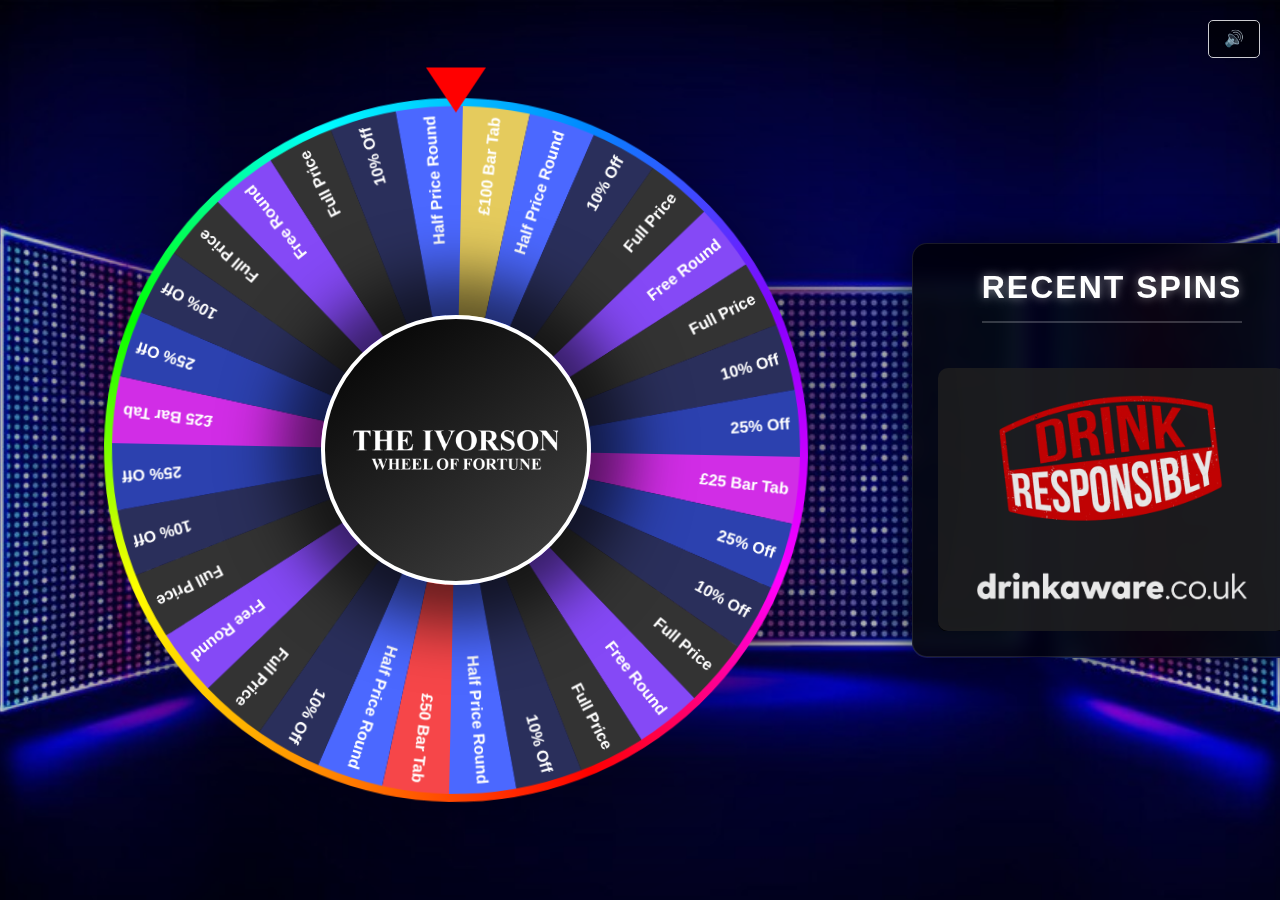
<file: index.html>
<!DOCTYPE html>
<html lang="en">
<head>
  <meta charset="UTF-8" />
  <meta name="viewport" content="width=device-width, initial-scale=1.0" />
  <title>The Ivorson Wheel Of Fortune</title>
  <link rel="stylesheet" href="style.css" />
</head>
<body>
  <!-- Mute Button with Icons -->
  <button id="muteButton" class="mute-button">
      <span class="icon-unmuted">🔊</span>
      <span class="icon-muted">🔇</span>
  </button>
  <div class="container">
    <div class="spacer"></div>
    <div class="wheel-container">
      <canvas id="wheelCanvas"></canvas>
      <div class="pointer"></div>
      <div id="spinButton" class="centerButton">
        <img src="logo.png" alt="Logo" class="centerLogo" />
      </div>
    </div>
    <div class="right-section">
      <div class="recent-wins">
        <h2>Recent Spins</h2>
        <div id="winsList"></div>
        <div class="responsibility-logos">
          <img src="drink-responsibly.png" alt="Drink Responsibly" class="responsibility-logo">
          <img src="Drinkaware_logo_URL_RGB.webp" alt="Drinkaware" class="responsibility-logo">
        </div>
      </div>
    </div>
    <div id="prizeModal" class="modal">
      <div class="modal-content">
        <div class="prize-celebration"></div>
        <div class="prize-header">Congratulations!</div>
        <div id="prizeText"></div>
        <div class="prize-particles"></div>
      </div>
    </div>
  </div>

  <!-- Audio elements for sound effects -->
  <audio id="spinSound" preload="auto">
    <source src="https://assets.mixkit.co/active_storage/sfx/212/212-preview.mp3" type="audio/mpeg">
  </audio>
  <!-- Create a pool of tick sounds -->
  <audio id="tickSound1" class="tickSound" preload="auto">
    <source src="https://assets.mixkit.co/active_storage/sfx/270/270-preview.mp3" type="audio/mpeg">
  </audio>
  <audio id="tickSound2" class="tickSound" preload="auto">
    <source src="https://assets.mixkit.co/active_storage/sfx/270/270-preview.mp3" type="audio/mpeg">
  </audio>
  <audio id="tickSound3" class="tickSound" preload="auto">
    <source src="https://assets.mixkit.co/active_storage/sfx/270/270-preview.mp3" type="audio/mpeg">
  </audio>
   <audio id="tickSound4" class="tickSound" preload="auto">
    <source src="https://assets.mixkit.co/active_storage/sfx/270/270-preview.mp3" type="audio/mpeg">
  </audio>
  <audio id="winSound" preload="auto">
    <source src="https://assets.mixkit.co/active_storage/sfx/221/221-preview.mp3" type="audio/mpeg">
  </audio>

  <script src="script.js"></script>
</body>
</html>
</file>
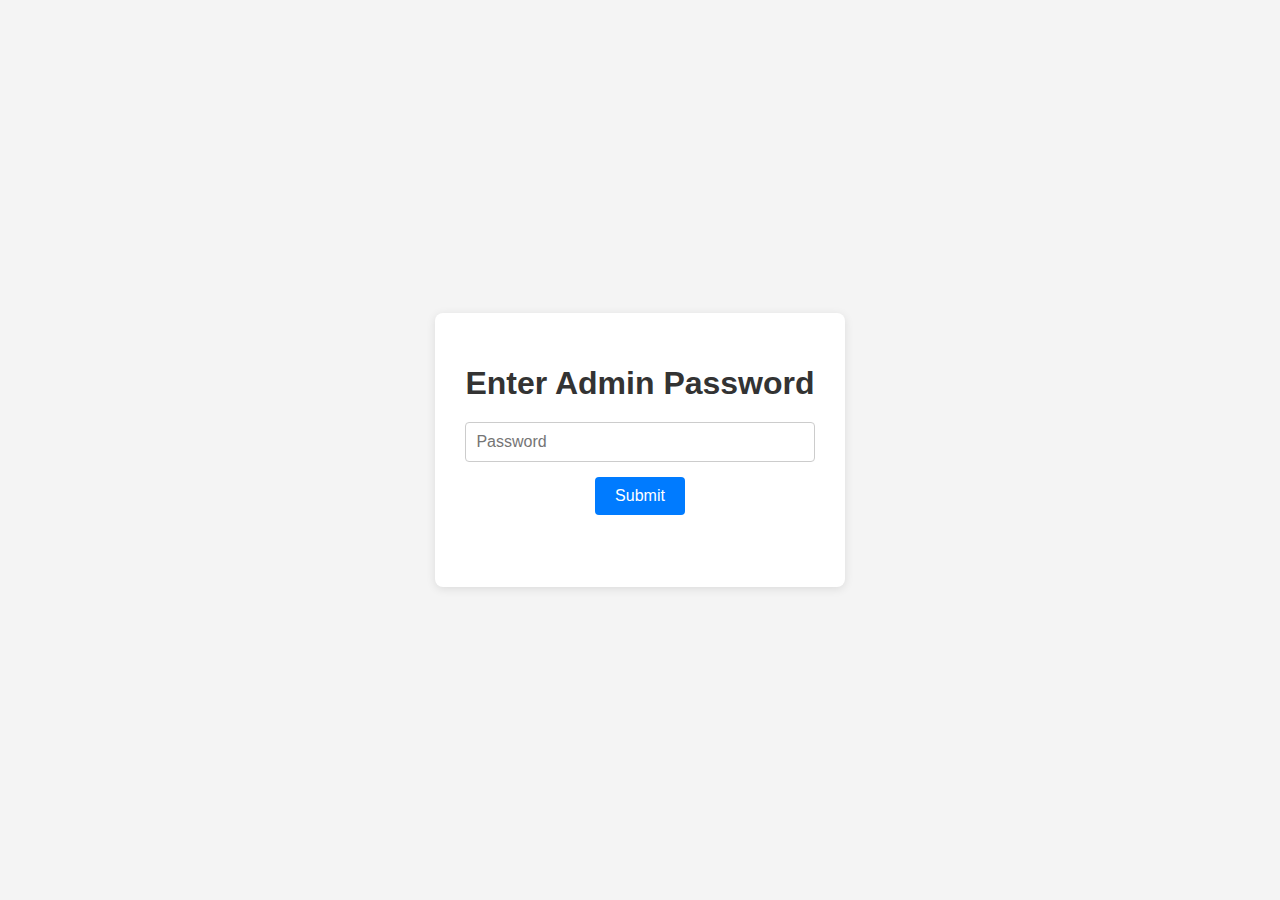
<file: admin.html>
<!DOCTYPE html>
<html lang="en">
<head>
    <meta charset="UTF-8">
    <meta name="viewport" content="width=device-width, initial-scale=1.0">
    <title>Admin - Wheel Spinner Settings</title>
    <link rel="stylesheet" href="admin.css">
</head>
<body>
    <div id="password-prompt" class="container">
        <h1>Enter Admin Password</h1>
        <input type="password" id="password-input" placeholder="Password">
        <button id="password-submit">Submit</button>
        <p id="password-error" class="error-message"></p>
    </div>

    <div id="admin-controls" class="container" style="display: none;">
        <h1>Select Wheel Mode</h1>
        <select id="mode-select">
            <option value="standard">Standard Mode</option>
            <option value="slow">Slow Mode</option>
            <option value="joke">Joke Mode</option>
            <option value="jb">JB Mode</option>
        </select>
        <button id="save-mode">Save Mode</button>
        <p id="save-status" class="status-message"></p>
        <!-- Removed Back to Wheel link -->
    </div>

    <script src="admin.js"></script>
</body>
</html>
</file>
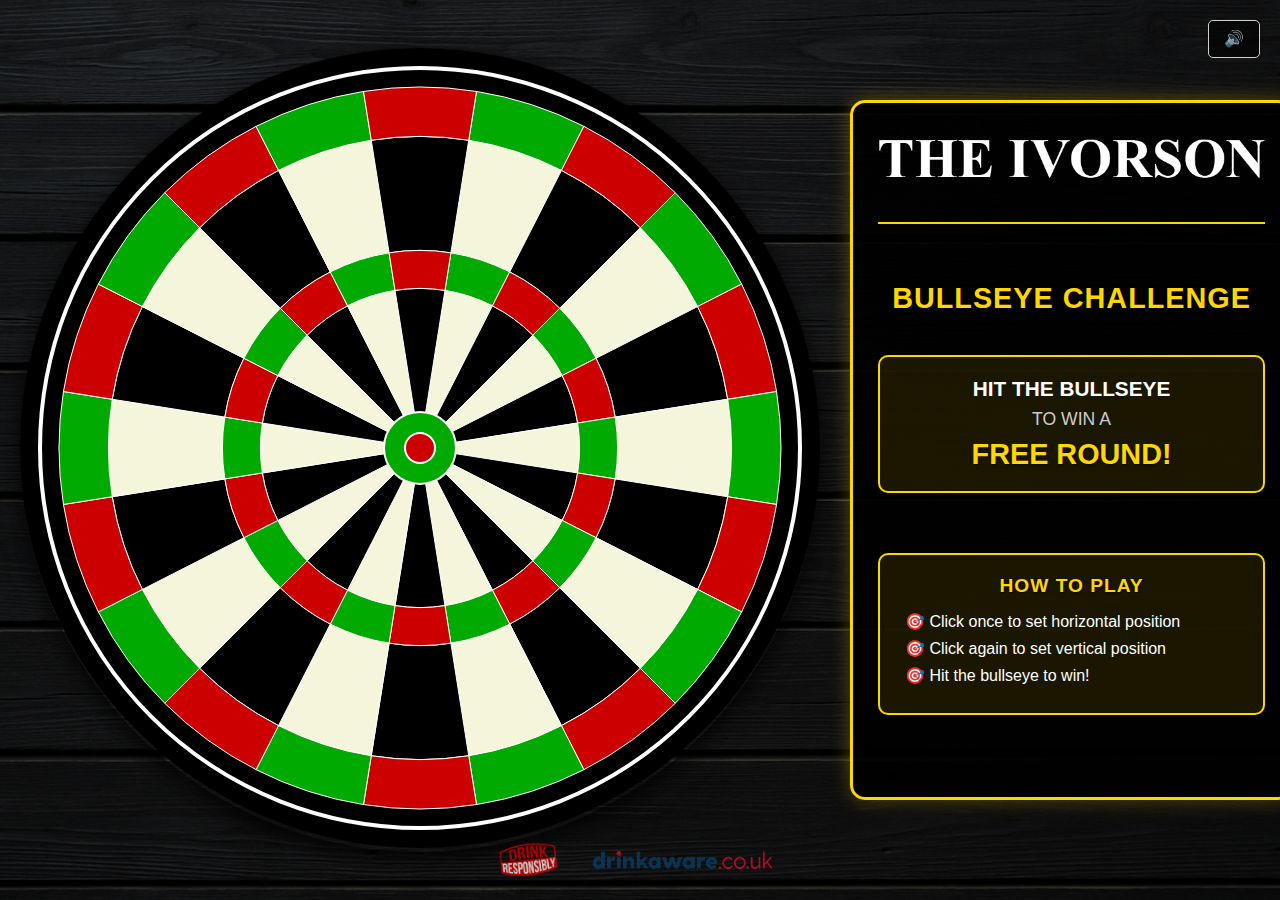
<file: darts.html>
<!DOCTYPE html>
<html lang="en">
<head>
  <meta charset="UTF-8" />
  <meta name="viewport" content="width=device-width, initial-scale=1.0" />
  <title>Darts Challenge - The Ivorson Pub</title>
  <link rel="stylesheet" href="darts.css" />
</head>
<body>
  <!-- Mute Button with Icons -->
  <button id="muteButton" class="mute-button">
      <span class="icon-unmuted">🔊</span>
      <span class="icon-muted">🔇</span>
  </button>
  
  <div class="container">
    <div class="dart-game-layout">
      <!-- Dartboard Section -->
      <div class="dartboard-section">
        <div class="dartboard-container" id="dartboardContainer">
          <canvas id="dartboardCanvas" width="800" height="800"></canvas>
          <div id="aimingReticle" class="aiming-reticle"></div>
          <div id="dartHit" class="dart-hit"></div>
        </div>
      </div>
      
      <!-- Scoreboard Section -->
      <div class="scoreboard-section">
        <div class="scoreboard">
          <div class="scoreboard-header">
            <div class="logo-container">
              <img src="logo1.png" alt="The Ivorson Logo" class="ivorson-logo">
            </div>
          </div>
          
          <div class="game-info">
            <div class="game-title">
              <h1>BULLSEYE CHALLENGE</h1>
            </div>
            
            <div class="prize-info">
              <div class="prize-text">HIT THE BULLSEYE</div>
              <div class="prize-subtext">TO WIN A</div>
              <div class="prize-main">FREE ROUND!</div>
            </div>
            
            <div class="instructions">
              <div class="instructions-title">HOW TO PLAY</div>
              <div class="instruction-step">🎯 Click once to set horizontal position</div>
              <div class="instruction-step">🎯 Click again to set vertical position</div>
              <div class="instruction-step">🎯 Hit the bullseye to win!</div>
            </div>
          </div>
          
        </div>
      </div>
    </div>
  </div>

  <!-- Result Modal -->
  <div id="resultModal" class="modal">
    <div class="modal-content">
      <div id="resultHeader" class="result-header">Result</div>
      <div id="resultText" class="result-text"></div>
      <div id="resultDistance" class="result-distance"></div>
      <button id="playAgainButton" class="play-again-button">PLAY AGAIN</button>
    </div>
  </div>

  <!-- Canvas for celebration particles -->
  <canvas id="particleCanvas"></canvas>

  <!-- Audio elements -->
  <audio id="aimSound" preload="auto">
    <source src="https://assets.mixkit.co/active_storage/sfx/270/270-preview.mp3" type="audio/mpeg">
  </audio>
  <audio id="throwSound" preload="auto">
    <source src="https://assets.mixkit.co/active_storage/sfx/1714/1714-preview.mp3" type="audio/mpeg">
  </audio>
  <audio id="winSound" preload="auto">
    <source src="https://assets.mixkit.co/active_storage/sfx/518/518-preview.mp3" type="audio/mpeg">
  </audio>
  <audio id="loseSound" preload="auto">
    <source src="https://assets.mixkit.co/active_storage/sfx/213/213-preview.mp3" type="audio/mpeg">
  </audio>
  <audio id="bullseyeSound" preload="auto">
    <source src="https://assets.mixkit.co/active_storage/sfx/677/677-preview.mp3" type="audio/mpeg">
  </audio>

  <div class="responsibility-footer">
    <img src="drink-responsibly.png" alt="Drink Responsibly" class="responsibility-logo">
    <img src="Drinkaware_logo_URL_RGB.webp" alt="Drinkaware" class="responsibility-logo">
  </div>

  <script src="darts.js"></script>
</body>
</html>
</file>
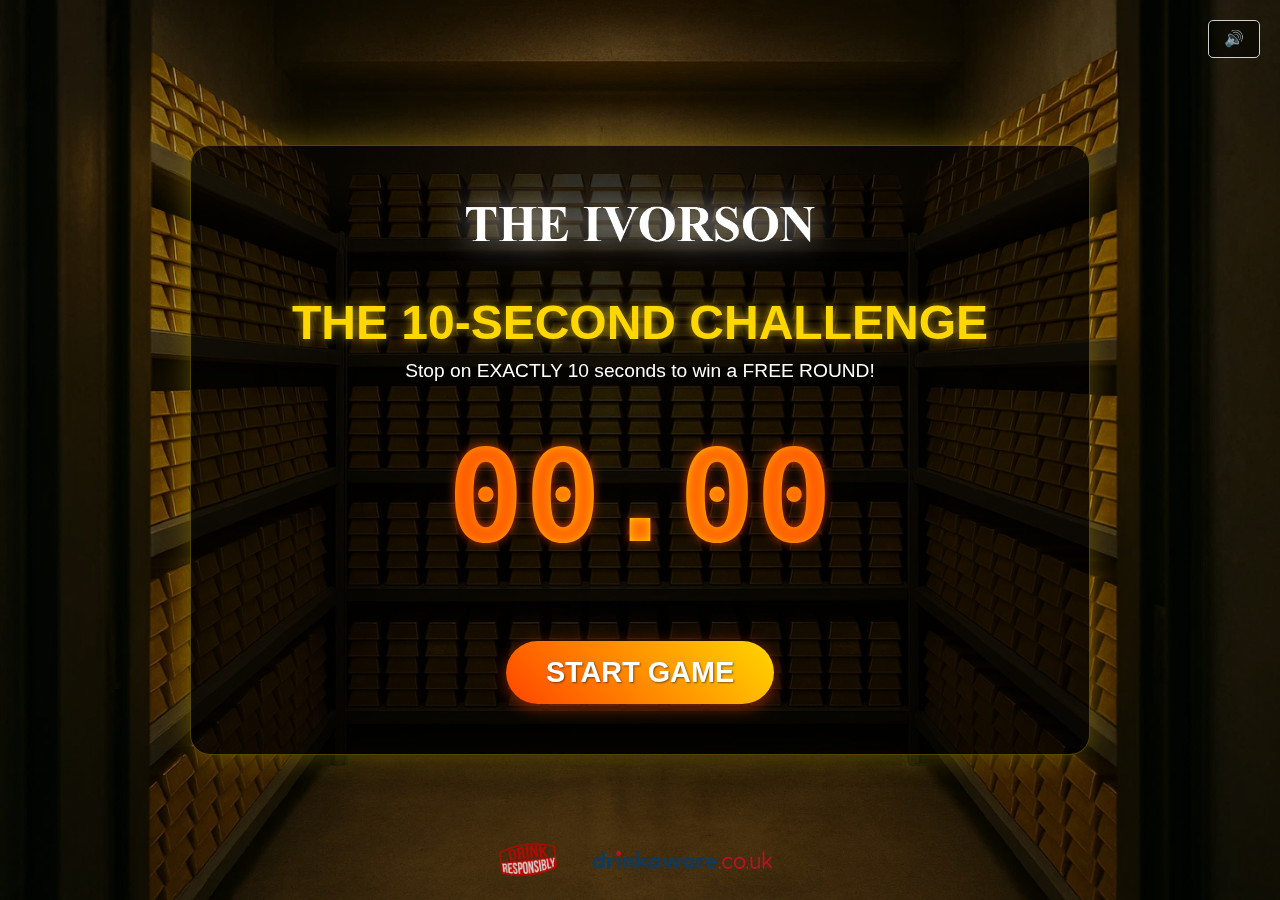
<file: timer.html>
<!DOCTYPE html>
<html lang="en">
<head>
  <meta charset="UTF-8" />
  <meta name="viewport" content="width=device-width, initial-scale=1.0" />
  <title>10-Second Challenge - The Ivorson Pub</title>
  <link rel="stylesheet" href="timer.css" />
</head>
<body>
  <!-- Mute Button with Icons -->
  <button id="muteButton" class="mute-button">
      <span class="icon-unmuted">🔊</span>
      <span class="icon-muted">🔇</span>
  </button>
  <div class="container">
    <div class="game-container">      <div class="logo-container">
        <img src="logo1.png" alt="The Ivorson Logo" class="ivorson-logo">
      </div>
      <div class="game-title">        <h1>The 10-Second Challenge</h1>
        <p class="subtitle">Stop on EXACTLY 10 seconds to win a FREE ROUND!</p>
      </div>      <div class="timer-display" id="timerDisplay">00.00</div>
      <div class="game-status" id="gameStatus"></div>
      <button id="startButton" class="start-button">START GAME</button>
    </div>
  </div>

  <!-- Result Modal -->  <div id="resultModal" class="modal">
    <div class="modal-content">
      <div id="resultHeader" class="result-header">Result</div>
      <div id="resultText" class="result-text"></div>
      <div id="resultTiming" class="result-timing"></div>
    </div>
  </div>

  <!-- Canvas for the particles -->
  <canvas id="particleCanvas"></canvas>

  <!-- Audio elements -->
  <audio id="tickSound" preload="auto">
    <source src="https://assets.mixkit.co/active_storage/sfx/270/270-preview.mp3" type="audio/mpeg">
  </audio>
  <audio id="winSound" preload="auto">
    <source src="https://assets.mixkit.co/active_storage/sfx/677/677-preview.mp3" type="audio/mpeg">
  </audio>
  <audio id="loseSound" preload="auto">
    <source src="https://assets.mixkit.co/active_storage/sfx/221/221-preview.mp3" type="audio/mpeg">
  </audio>
  <audio id="tensionSound" preload="auto">
    <source src="https://assets.mixkit.co/active_storage/sfx/796/796-preview.mp3" type="audio/mpeg">
  </audio>  <div class="responsibility-footer">
    <img src="drink-responsibly.png" alt="Drink Responsibly" class="responsibility-logo">
    <img src="Drinkaware_logo_URL_RGB.webp" alt="Drinkaware" class="responsibility-logo">
  </div>

  <script src="timer.js"></script>
</body>
</html>
</file>
<file: style.css>
* {
    margin: 0;
    padding: 0;
    box-sizing: border-box;
  }
  
  body {
    background: linear-gradient(rgba(0,0,0,0.2), rgba(0,0,0,0.2)), url("bg-2.jpg") no-repeat center center fixed;
    background-size: cover;
    font-family: Arial, sans-serif;
    min-height: 100vh;
    margin: 0;
    padding: 0;
    position: relative;
    overflow: hidden; /* Changed from overflow-x: hidden to prevent all scrollbars */
  }

  .mute-button {
    position: fixed; /* Keep it in view */
    top: 20px;
    right: 20px;
    padding: 10px 15px;
    font-size: 16px;
    cursor: pointer;
    background-color: rgba(0, 0, 0, 0.7);
    color: white;
    border: 1px solid white;
    border-radius: 5px;
    z-index: 1000; /* Ensure it's above most things */
    opacity: 0.8;
    transition: opacity 0.3s ease;
    line-height: 1; /* Prevent extra space from icons */
  }

  .mute-button:hover {
    opacity: 1;
  }

  /* Icon visibility */
  .mute-button .icon-muted {
    display: none; /* Hide muted icon by default */
  }

  .mute-button.muted .icon-unmuted {
    display: none; /* Hide unmuted icon when muted */
  }

  .mute-button.muted .icon-muted {
    display: inline; /* Show muted icon when muted */
  }

  .mute-button.muted {
     /* Optional: Keep red background or remove if icon is enough */
     /* background-color: rgba(255, 0, 0, 0.7); */
  }

  .container {
    display: grid;
    grid-template-columns: 1fr auto 1fr;
    align-items: center;
    justify-items: center;
    gap: 4rem;
    min-height: 100vh;
    padding: 2rem;
  }
  
  /* The wheel container occupies most of the viewport */
  .wheel-container {
    position: relative;
    width: 80vmin; /* Increased from 70vmin */
    height: 80vmin; /* Increased from 70vmin */
    grid-column: 2;
    z-index: 1; /* Ensure wheel container is below the high z-index modal */
  }
  
  /* Canvas fills the container and is circular */
  #wheelCanvas {
    width: 100%;
    height: 100%;
    border-radius: 50%;
    filter: drop-shadow(0 0 100px rgba(0,0,0,0.8));
    will-change: transform; /* Good for performance */
    backface-visibility: hidden; /* Performance hack */
    transform: translateZ(0); /* Performance hack */
    /* Removed transition: transform - JS will handle rotation */
  }

  #wheelCanvas.spinning {
    /* Only apply visual effects when spinning, not transform transitions */
    filter: drop-shadow(0 0 100px rgba(0,0,0,0.8))
           drop-shadow(0 0 120px rgba(255, 0, 0, 0.7)); /* Example glow */
    animation: wheelSpinGlow 2s linear infinite; /* Slowed down further from 1s */
    /* Removed transition: transform !important - JS controls this */
  }

  @keyframes wheelSpinGlow {
    0% {
      filter: drop-shadow(0 0 100px rgba(0,0,0,0.8)) 
             drop-shadow(0 0 120px rgba(255, 0, 0, 0.7));
    }
    33% {
      filter: drop-shadow(0 0 100px rgba(0,0,0,0.8)) 
             drop-shadow(0 0 120px rgba(255, 255, 0, 0.7));
    }
    66% {
      filter: drop-shadow(0 0 100px rgba(0,0,0,0.8)) 
             drop-shadow(0 0 120px rgba(0, 0, 255, 0.7));
    }
    100% {
      filter: drop-shadow(0 0 100px rgba(0,0,0,0.8)) 
             drop-shadow(0 0 120px rgba(255, 0, 0, 0.7));
    }
  }
  
  /* Pointer: now its tip points into the circle */
  .pointer {
    position: absolute;
    top: 0;
    left: 50%;
    transform: translate(-50%, -50%) rotate(180deg);
    width: 0;
    height: 0;
    border-left: 30px solid transparent;
    border-right: 30px solid transparent;
    border-bottom: 45px solid #f00;
    z-index: 2;
  }
  
  /* Center spin button: using your updated code */
  .centerButton {
    position: absolute;
    top: 50%;
    left: 50%;
    transform: translate(-50%, -50%);
    background: linear-gradient(145deg, #000, #444);
    color: #fff;
    border: 4px solid;
    border-image-slice: 1;
    border-radius: 50%;
    width: 30vmin;
    height: 30vmin;
    display: flex;
    align-items: center;
    justify-content: center;
    font-size: 3vmin;
    cursor: pointer;
    z-index: 3;
    box-shadow: 0px 0px 60px 40px rgba(0,0,0,0.6);
    padding: 3vmin;
  }
  
  .centerLogo {
    width: 100%;
    height: 100%;
    object-fit: contain;
    border-radius: 50%;
  }

  .modal {
    display: none;
    position: fixed;
    top: 50%;
    left: 50%;
    transform: translate(-50%, -50%);
    background: rgba(0, 0, 0, 0.95);
    border-radius: 25px;
    padding: 40px;
    z-index: 999;
    width: auto; /* Allow width to grow */
    min-width: 80vmin; /* Increased minimum width */
    min-height: 40vmin; /* Added minimum height */
    border: 4px solid;
    color: #fff;
    backdrop-filter: blur(10px);
  pointer-events: none;
  /* animation: modalExpand 0.5s cubic-bezier(0.175, 0.885, 0.32, 1.275); */ /* Old animation? Replaced by JS */
  /* opacity: 0; */ /* Remove base opacity: 0; animation handles fade-in */
}

.modal-content {
    position: relative;
    text-align: center; /* Ensure text within flex items is centered */
    overflow: hidden;
    display: flex; /* Use flexbox */
    flex-direction: column; /* Stack elements vertically */
    justify-content: center; /* Center vertically */
    align-items: center; /* Center horizontally */
    height: 100%; /* Ensure content takes full height for centering */
  }

  .prize-header {
    font-size: 32px;
    font-weight: bold;
    margin-bottom: 20px;
    text-transform: uppercase;
    letter-spacing: 3px;
    opacity: 0;
    transform: translateY(-20px);
    animation: slideDown 0.5s ease forwards 0.3s;
  }

  #prizeText {
    font-size: 72px;
    font-weight: 900;
    text-transform: uppercase;
    letter-spacing: 2px;
    line-height: 1.2;
    margin: 80px 0 20px 0; /* Increased top margin again to 80px */
    opacity: 0;
    transform: scale(0.5);
    animation: prizePop 0.6s cubic-bezier(0.175, 0.885, 0.32, 1.275) forwards 0.5s;
  }

  /* Removed .prize-celebration styles */

  .prize-particles {
    position: absolute;
    top: 0;
    left: 0;
    right: 0;
    bottom: 0;
    overflow: hidden;
    pointer-events: none;
  }

  @keyframes modalExpand {
    0% {
      transform: translate(-50%, -50%) scale(0.3);
      opacity: 0;
    }
    100% {
      transform: translate(-50%, -50%) scale(1);
      opacity: 1;
    }
  }

  @keyframes slideDown {
    0% {
      transform: translateY(-20px);
      opacity: 0;
    }
    100% {
      transform: translateY(0);
      opacity: 1;
    }
  }

  @keyframes prizePop {
    0% {
      transform: scale(0.5);
      opacity: 0;
    }
    50% {
      transform: scale(1.1);
    }
    100% {
      transform: scale(1);
      opacity: 1;
    }
  }

  /* Removed @keyframes celebrate */

  /* Added missing keyframes for modal fade-in */
  @keyframes modalFadeInScale {
    0% {
      transform: translate(-50%, -50%) scale(0.8);
      opacity: 0;
    }
    100% {
      transform: translate(-50%, -50%) scale(1);
      opacity: 1;
    }
  }


  @keyframes modalFadeOut {
    0% {
      transform: translate(-50%, -50%) scale(1);
      opacity: 1;
    }
    100% {
      transform: translate(-50%, -50%) scale(0.8);
      opacity: 0;
    }
  }

  /* Prize-specific animations */
  .modal[data-prize-type="major"] {
    box-shadow: 0 0 100px var(--prize-color), inset 0 0 30px var(--prize-color);
  }

  /* Removed major prize celebration styles */

  .modal[data-prize-type="major"] #prizeText {
    animation: prizePop 0.6s cubic-bezier(0.175, 0.885, 0.32, 1.275) forwards 0.5s,
               prizeGlow 2s ease-in-out infinite;
  }

  @keyframes prizeGlow {
    0% {
      text-shadow: 0 0 20px var(--prize-color), 0 0 30px var(--prize-color);
    }
    50% {
      text-shadow: 0 0 40px var(--prize-color), 0 0 60px var(--prize-color);
    }
    100% {
      text-shadow: 0 0 20px var(--prize-color), 0 0 30px var(--prize-color);
    }
  }

  .recent-wins {
    background: rgba(0, 0, 0, 0.8);
    border-radius: 15px;
    padding: 25px;
    width: 400px;
    color: white;
    box-shadow: 0 0 40px rgba(0, 0, 0, 0.7);
    backdrop-filter: blur(10px);
    border: 1px solid rgba(255, 255, 255, 0.1);
    display: flex;
    flex-direction: column;
    align-items: center;
    margin: 20px 0;
  }

  .recent-wins h2 {
    font-size: 32px;
    margin-bottom: 20px;
    text-align: center;
    border-bottom: 2px solid rgba(255, 255, 255, 0.2);
    padding-bottom: 15px;
    text-transform: uppercase;
    letter-spacing: 2px;
    text-shadow: 0 0 10px rgba(255, 255, 255, 0.5);
    animation: glow 2s ease-in-out infinite;
  }

  #winsList {
    display: flex;
    flex-direction: column;
    gap: 15px;
    width: 100%;
    max-height: none;
    overflow: hidden;
  }

  .win-item {
    width: 100%;
    padding: 15px;
    border-radius: 12px;
    display: flex;
    justify-content: space-between;
    align-items: center;
    font-size: 20px;
    transition: all 0.3s ease;
    animation: slideIn 0.5s ease, pulse 2s infinite;
    text-shadow: 0 0 5px rgba(255, 255, 255, 0.5);
  }

  .win-item:hover {
    transform: scale(1.03);
    box-shadow: 0 0 20px rgba(255, 255, 255, 0.2);
  }

  .win-prize {
    font-weight: bold;
  }

  .win-time {
    font-size: 14px;
    opacity: 0.8;
  }

  @keyframes slideIn {
    from {
      opacity: 0;
      transform: translateX(30px);
    }
    to {
      opacity: 1;
      transform: translateX(0);
    }
  }

  @keyframes pulse {
    0% {
      box-shadow: 0 0 0 0 rgba(255, 255, 255, 0.1);
    }
    70% {
      box-shadow: 0 0 0 10px rgba(255, 255, 255, 0);
    }
    100% {
      box-shadow: 0 0 0 0 rgba(255, 255, 255, 0);
    }
  }

  @keyframes glow {
    0% {
      text-shadow: 0 0 10px rgba(255, 255, 255, 0.5);
    }
    50% {
      text-shadow: 0 0 20px rgba(255, 255, 255, 0.8), 0 0 30px rgba(255, 255, 255, 0.6);
    }
    100% {
      text-shadow: 0 0 10px rgba(255, 255, 255, 0.5);
    }
  }

  @keyframes modalPop {
    0% {
      transform: translate(-50%, -50%) scale(0.7);
      opacity: 0;
    }
    50% {
      transform: translate(-50%, -50%) scale(1.1);
    }
    100% {
      transform: translate(-50%, -50%) scale(1);
      opacity: 1;
    }
  }

  .responsibility-logos {
    display: flex;
    flex-direction: column;
    gap: 20px;
    align-items: center;
    margin-top: 25px;
    padding: 15px;
    width: 100%;
    background: rgba(255, 255, 255, 0.1);
    border-radius: 10px;
    backdrop-filter: blur(5px);
  }

  .responsibility-logo {
    height: 60px;
    width: auto;
    opacity: 0.9;
    transition: all 0.3s ease;
  }

  /* Specific styling for drink-responsibly logo to make it wider */
  img[src*="drink-responsibly"] {
    width: 250px;
    height: auto;
  }

  /* Add specific styling for the Drinkaware logo to make it white */
  img[src*="Drinkaware"] {
    filter: brightness(0) invert(1);
  }

  .top-logo {
    margin-bottom: 20px;
  }

  .bottom-logo {
    margin-top: 20px;
  }

  .right-section {
    grid-column: 3;
    justify-self: start;
    width: 400px;
    margin-left: 2rem;
  }
</file>
<file: admin.css>
body {
    font-family: sans-serif;
    display: flex;
    justify-content: center;
    align-items: center;
    min-height: 100vh;
    background-color: #f4f4f4;
    margin: 0;
}

.container {
    background-color: #fff;
    padding: 30px;
    border-radius: 8px;
    box-shadow: 0 2px 10px rgba(0, 0, 0, 0.1);
    text-align: center;
}

h1 {
    margin-bottom: 20px;
    color: #333;
}

input[type="password"],
select {
    width: calc(100% - 22px); /* Account for padding and border */
    padding: 10px;
    margin-bottom: 15px;
    border: 1px solid #ccc;
    border-radius: 4px;
    font-size: 16px;
}

button {
    background-color: #007bff;
    color: white;
    padding: 10px 20px;
    border: none;
    border-radius: 4px;
    cursor: pointer;
    font-size: 16px;
    transition: background-color 0.3s ease;
}

button:hover {
    background-color: #0056b3;
}

.error-message {
    color: red;
    margin-top: 10px;
    min-height: 1em; /* Prevent layout shift */
}

.status-message {
    color: green;
    margin-top: 10px;
    min-height: 1em; /* Prevent layout shift */
}

a {
    display: inline-block;
    margin-top: 20px;
    color: #007bff;
    text-decoration: none;
}

a:hover {
    text-decoration: underline;
}
</file>
<file: darts.css>
* {
  margin: 0;
  padding: 0;
  box-sizing: border-box;
}

body {
  background: linear-gradient(rgba(0,0,0,0.3), rgba(0,0,0,0.3)), url("dartsbg.png") no-repeat center center fixed;
  background-size: cover;
  font-family: Arial, sans-serif;
  min-height: 100vh;
  color: white;
  overflow: hidden;
}

.mute-button {
  position: fixed;
  top: 20px;
  right: 20px;
  padding: 10px 15px;
  font-size: 16px;
  cursor: pointer;
  background-color: rgba(0, 0, 0, 0.7);
  color: white;
  border: 1px solid white;
  border-radius: 5px;
  z-index: 1000;
  opacity: 0.8;
  transition: opacity 0.3s ease;
  line-height: 1;
}

.mute-button:hover {
  opacity: 1;
}

.mute-button .icon-muted {
  display: none;
}

.mute-button.muted .icon-unmuted {
  display: none;
}

.mute-button.muted .icon-muted {
  display: inline;
}

.container {
  display: flex;
  justify-content: center;
  align-items: center;
  min-height: 100vh;
  padding: 20px;
}

.dart-game-layout {
  display: flex;
  gap: 30px;
  align-items: center;
  max-width: 1400px;
  width: 100%;
  height: 90vh;
}

.dartboard-section {
  flex: 1;
  display: flex;
  justify-content: center;
  align-items: center;
}

.scoreboard-section {
  flex: 0 0 380px;
}

.game-container {
  text-align: center;
  background: rgba(0, 0, 0, 0.8);
  padding: 30px;
  border-radius: 20px;
  border: 3px solid #ffd700;
  box-shadow: 0 0 30px rgba(255, 215, 0, 0.3);
  max-width: 800px;
  width: 100%;
}

.scoreboard {
  background: rgba(0, 0, 0, 0.9);
  border: 3px solid #ffd700;
  border-radius: 15px;
  padding: 25px;
  box-shadow: 0 0 20px rgba(255, 215, 0, 0.3);
  text-align: center;
  height: 700px;
  display: flex;
  flex-direction: column;
  justify-content: space-between;
}

.scoreboard-header {
  border-bottom: 2px solid #ffd700;
  padding-bottom: 20px;
  margin-bottom: 20px;
}

.game-title h1 {
  font-size: 1.8rem;
  color: #ffd700;
  text-shadow: 2px 2px 4px rgba(0, 0, 0, 0.8);
  margin: 0;
  letter-spacing: 1px;
  white-space: nowrap;
}

.game-info {
  flex: 1;
  display: flex;
  flex-direction: column;
  justify-content: center;
  gap: 25px;
}

.prize-info {
  background: rgba(255, 215, 0, 0.1);
  border: 2px solid #ffd700;
  border-radius: 10px;
  padding: 20px;
  margin: 15px 0;
}

.prize-text {
  font-size: 1.3rem;
  color: #fff;
  font-weight: bold;
  margin-bottom: 8px;
}

.prize-subtext {
  font-size: 1.1rem;
  color: #ccc;
  margin-bottom: 8px;
}

.prize-main {
  font-size: 1.8rem;
  color: #ffd700;
  font-weight: bold;
  text-shadow: 1px 1px 2px rgba(0, 0, 0, 0.8);
}

.instructions {
  background: rgba(255, 215, 0, 0.1);
  border: 2px solid #ffd700;
  border-radius: 10px;
  padding: 20px;
  margin: 20px 0;
}

.instructions-title {
  font-size: 1.2rem;
  color: #ffd700;
  font-weight: bold;
  margin-bottom: 15px;
  text-shadow: 1px 1px 2px rgba(0, 0, 0, 0.8);
  letter-spacing: 1px;
}

.instruction-step {
  font-size: 1rem;
  color: #fff;
  margin: 8px 0;
  text-align: left;
  padding-left: 5px;
}

.scoreboard-footer {
  border-top: 2px solid #ffd700;
  padding-top: 20px;
}

.game-status {
  font-size: 1.1rem;
  color: #ffd700;
  text-shadow: 1px 1px 2px rgba(0, 0, 0, 0.7);
  background: rgba(255, 215, 0, 0.1);
  border: 1px solid #ffd700;
  border-radius: 8px;
  padding: 12px;
  font-weight: bold;
}

.logo-container {
  margin-bottom: 10px;
}

.ivorson-logo {
  height: 60px;
  width: auto;
}

.dartboard-container {
  position: relative;
  display: inline-block;
  border-radius: 50%;
  box-shadow: 0 8px 25px rgba(0, 0, 0, 0.6), 0 4px 15px rgba(0, 0, 0, 0.4);
  cursor: pointer;
}

#dartboardCanvas {
  border-radius: 50%;
  background: #000;
}

.aiming-reticle {
  position: absolute;
  width: 20px;
  height: 20px;
  border: 3px solid #ff0000;
  border-radius: 50%;
  background: rgba(255, 0, 0, 0.4);
  pointer-events: none;
  display: none;
  transform: translate(-50%, -50%);
  z-index: 100;
  box-shadow: 0 0 15px #ff0000, 0 0 25px #ff0000, 0 0 6px rgba(0, 0, 0, 1);
}

.aiming-reticle::before {
  content: '';
  position: absolute;
  top: 50%;
  left: 50%;
  width: 4px;
  height: 80px;
  background: #ff0000;
  transform: translate(-50%, -50%);
  opacity: 1;
  box-shadow: 0 0 4px rgba(0, 0, 0, 1), 
              1px 0 0 rgba(0, 0, 0, 0.8), 
              -1px 0 0 rgba(0, 0, 0, 0.8),
              inset 0 0 2px rgba(255, 255, 255, 0.4);
  border: 1px solid rgba(0, 0, 0, 0.9);
  border-radius: 1px;
}

.aiming-reticle::after {
  content: '';
  position: absolute;
  top: 50%;
  left: 50%;
  width: 80px;
  height: 4px;
  background: #ff0000;
  transform: translate(-50%, -50%);
  opacity: 1;
  box-shadow: 0 0 4px rgba(0, 0, 0, 1), 
              0 1px 0 rgba(0, 0, 0, 0.8), 
              0 -1px 0 rgba(0, 0, 0, 0.8),
              inset 0 0 2px rgba(255, 255, 255, 0.4);
  border: 1px solid rgba(0, 0, 0, 0.9);
  border-radius: 1px;
}

.dart-hit {
  position: absolute;
  width: 24px;
  height: 24px;
  background: #8B4513;
  border-radius: 50%;
  border: 3px solid #FFD700;
  display: none;
  transform: translate(-50%, -50%);
  z-index: 15;
  box-shadow: 0 0 15px rgba(255, 215, 0, 0.9), 0 0 25px rgba(139, 69, 19, 0.6);
}

.dart-hit::before {
  display: none;
}

.game-status {
  font-size: 1.4rem;
  color: #ffd700;
  margin: 20px 0;
  text-shadow: 1px 1px 2px rgba(0, 0, 0, 0.7);
  min-height: 30px;
}

/* Modal Styles */
.modal {
  display: none;
  position: fixed;
  top: 0;
  left: 0;
  width: 100%;
  height: 100%;
  background-color: rgba(0, 0, 0, 0.9);
  z-index: 9999;
  align-items: center;
  justify-content: center;
  pointer-events: auto;
}

.modal-content {
  background: linear-gradient(135deg, rgba(26,26,26,0.7), rgba(51,51,51,0.7));
  padding: 40px;
  position: relative;
  z-index: 10000;
  border-radius: 20px;
  max-width: 600px;
  width: 80%;
  text-align: center;
  box-shadow: 0 0 50px rgba(255, 215, 0, 0.7);
  border: 2px solid rgba(255, 215, 0, 0.4);
  animation: slideInUp 0.5s ease-out;
  pointer-events: auto;
}

.result-header {
  font-size: 3rem;
  font-weight: bold;
  margin-bottom: 20px;
  text-transform: uppercase;
}

.win-header {
  color: #FFD700;
  text-shadow: 0 0 10px rgba(255, 215, 0, 0.7);
  animation: pulse 1s infinite;
}

.lose-header {
  color: #FF4500;
  animation: shake 0.5s;
}

.result-text {
  font-size: 1.8rem;
  margin-bottom: 30px;
  color: #fff;
}

.result-distance {
  font-size: 1.5rem;
  margin-bottom: 30px;
  color: #CCCCCC;
}

.play-again-button {
  background: linear-gradient(45deg, #333, #666);
  color: white;
  border: none;
  padding: 15px 30px;
  font-size: 1.5rem;
  border-radius: 50px;
  cursor: pointer;
  font-weight: bold;
  transition: all 0.3s ease;
  box-shadow: 0 4px 15px rgba(0, 0, 0, 0.3);
}

.play-again-button:hover {
  background: linear-gradient(45deg, #444, #777);
  transform: translateY(-3px);
}

.prize-particles {
  position: absolute;
  top: 0;
  left: 0;
  width: 100%;
  height: 100%;
  pointer-events: none;
  overflow: hidden;
}

/* Particle Canvas */
#particleCanvas {
  position: fixed;
  top: 0;
  left: 0;
  width: 100%;
  height: 100%;
  pointer-events: none;
  z-index: 999;
}

/* Responsibility Footer */
.responsibility-footer {
  position: fixed;
  bottom: 20px;
  left: 50%;
  transform: translateX(-50%);
  display: flex;
  gap: 20px;
  z-index: 100;
}

.responsibility-logo {
  height: 40px;
  width: auto;
  opacity: 0.8;
}

@keyframes fadeIn {
  from { opacity: 0; }
  to { opacity: 1; }
}

@keyframes slideInUp {
  from {
    transform: translateY(100px);
    opacity: 0;
  }
  to {
    transform: translateY(0);
    opacity: 1;
  }
}

@keyframes pulse {
  0%, 100% { 
    transform: scale(1); 
    text-shadow: 0 0 10px rgba(255, 215, 0, 0.7);
  }
  50% { 
    transform: scale(1.05); 
    text-shadow: 0 0 20px rgba(255, 215, 0, 1);
  }
}

@keyframes shake {
  0%, 100% { transform: translateX(0); }
  10%, 30%, 50%, 70%, 90% { transform: translateX(-3px); }
  20%, 40%, 60%, 80% { transform: translateX(3px); }
}

/* Responsive Design */
@media (max-width: 1200px) {
  .dart-game-layout {
    max-width: 1100px;
  }
  
  #dartboardCanvas {
    width: 650px !important;
    height: 650px !important;
  }
}

@media (max-width: 1024px) {
  .dart-game-layout {
    flex-direction: column;
    gap: 20px;
    height: auto;
  }
  
  .scoreboard-section {
    flex: none;
    width: 100%;
    max-width: 500px;
  }
  
  .scoreboard {
    height: auto;
    min-height: 400px;
  }
  
  #dartboardCanvas {
    width: 600px !important;
    height: 600px !important;
  }
}

@media (max-width: 768px) {
  .container {
    padding: 10px;
  }
  
  .dart-game-layout {
    gap: 15px;
  }
  
  .scoreboard {
    padding: 20px;
  }
  
  .game-title h1 {
    font-size: 1.4rem;
  }
  
  #dartboardCanvas {
    width: 500px !important;
    height: 500px !important;
  }
}

@media (max-width: 600px) {
  #dartboardCanvas {
    width: 400px !important;
    height: 400px !important;
  }
  
  .scoreboard {
    padding: 15px;
  }
  
  .game-title h1 {
    font-size: 1.2rem;
  }
  
  .prize-main {
    font-size: 1.4rem;
  }
}

@media (max-width: 480px) {
  #dartboardCanvas {
    width: 350px !important;
    height: 350px !important;
  }
  
  .responsibility-footer {
    bottom: 10px;
  }
  
  .responsibility-logo {
    height: 30px;
  }
}
</file>
<file: timer.css>
* {
  margin: 0;
  padding: 0;
  box-sizing: border-box;
}

@keyframes backgroundPulse {
  0% { background-position: 0% 50%; }
  50% { background-position: 100% 50%; }
  100% { background-position: 0% 50%; }
}

@keyframes pulse {
  0% { transform: scale(1); }
  50% { transform: scale(1.05); }
  100% { transform: scale(1); }
}

@keyframes logoGlow {
  0% { filter: drop-shadow(0 0 10px rgba(255, 255, 255, 0.7)); }
  50% { filter: drop-shadow(0 0 25px rgba(255, 215, 0, 0.9)) drop-shadow(0 0 50px rgba(255, 140, 0, 0.7)); }
  100% { filter: drop-shadow(0 0 10px rgba(255, 255, 255, 0.7)); }
}

@keyframes shake {
  0%, 100% { transform: translateX(0); }
  10%, 30%, 50%, 70%, 90% { transform: translateX(-5px); }
  20%, 40%, 60%, 80% { transform: translateX(5px); }
}

@keyframes fadeIn {
  from { opacity: 0; }
  to { opacity: 1; }
}

@keyframes slideInUp {
  from {
    transform: translateY(100%);
    opacity: 0;
  }
  to {
    transform: translateY(0);
    opacity: 1;
  }
}

@keyframes glow {
  0% { box-shadow: 0 0 5px rgba(255, 215, 0, 0.7); }
  50% { box-shadow: 0 0 30px rgba(255, 215, 0, 0.9), 0 0 60px rgba(255, 215, 0, 0.7); }
  100% { box-shadow: 0 0 5px rgba(255, 215, 0, 0.7); }
}

body {
  background: linear-gradient(rgba(0,0,0,0.4), rgba(0,0,0,0.4)), url("gold-room.webp") no-repeat center center fixed;
  background-size: cover;
  font-family: 'Arial', sans-serif;
  min-height: 100vh;
  margin: 0;
  padding: 0;
  position: relative;
  overflow: hidden;
  color: white;
  display: flex;
  flex-direction: column;
  align-items: center;
  justify-content: center;
}

.container {
  width: 100%;
  max-width: 1200px;
  height: 100vh;
  display: flex;
  flex-direction: column;
  justify-content: center;
  align-items: center;
  z-index: 10;
}

.game-container {
  width: 90%;
  max-width: 900px;
  background-color: rgba(0, 0, 0, 0.7);
  border-radius: 20px;
  padding: 40px 40px 50px 40px;
  text-align: center;
  box-shadow: 0 0 30px rgba(255, 215, 0, 0.3);
  animation: fadeIn 1s ease-out;
  border: 1px solid rgba(255, 215, 0, 0.3);
}

.logo-container {
  text-align: center;
  margin-bottom: 30px;
}

.ivorson-logo {
  width: 350px;
  height: auto;
  margin: 10px 0;
  filter: drop-shadow(0 0 15px rgba(255, 255, 255, 0.8));
  animation: logoGlow 4s infinite, pulse 6s infinite;
}

.game-title {
  margin-bottom: 40px;
}

.game-title h1 {
  font-size: 3rem;
  text-transform: uppercase;
  color: #FFD700;
  margin-bottom: 10px;
  text-shadow: 0 0 10px rgba(255, 215, 0, 0.7);
}

.subtitle {
  font-size: 1.2rem;
  color: #ffffff;
  margin-bottom: 30px;
}

.timer-display {
  font-size: 8rem;
  font-weight: bold;
  font-family: 'Digital-7', monospace;
  color: #FF4500;
  text-shadow: 0 0 10px rgba(255, 69, 0, 0.7);
  background: linear-gradient(to right, #FF4500, #FFD700, #FF4500);
  -webkit-background-clip: text;
  background-clip: text;
  -webkit-text-fill-color: transparent;
  margin: 30px 0 40px 0; /* Increased bottom margin to account for removed game status */
  animation: pulse 1s infinite;
}

.game-status {
  font-size: 1.5rem;
  margin: 0;
  color: #FFFFFF;
  height: 0;
  display: flex;
  align-items: center;
  justify-content: center;
  overflow: hidden;
}

.start-button {
  background: linear-gradient(45deg, #FF4500, #FFD700);
  color: white;
  border: none;
  padding: 15px 40px;
  font-size: 1.8rem;
  border-radius: 50px;
  cursor: pointer;
  font-weight: bold;
  margin: 30px auto 0;
  box-shadow: 0 4px 15px rgba(255, 69, 0, 0.5);
  transition: all 0.3s ease;
  text-shadow: 1px 1px 2px rgba(0, 0, 0, 0.5);
  animation: glow 2s infinite;
  display: block; /* Make it a block element */
}

.start-button:hover {
  transform: translateY(-5px);
  box-shadow: 0 7px 20px rgba(255, 69, 0, 0.7);
}

.start-button:active {
  transform: translateY(0);
  box-shadow: 0 2px 10px rgba(255, 69, 0, 0.5);
}

.stop-button {
  background: linear-gradient(45deg, #FF0000, #CC0000) !important;
  animation: pulse 0.5s infinite !important;
}

/* Modal styling */
.modal {
  display: none;
  position: fixed;
  top: 0;
  left: 0;
  width: 100%;
  height: 100%;
  background-color: rgba(0, 0, 0, 0.9);
  z-index: 10;
  align-items: center;
  justify-content: center;
}

.modal-content {
  background: linear-gradient(135deg, rgba(26,26,26,0.7), rgba(51,51,51,0.7));
  padding: 40px;
  position: relative;
  z-index: 999; /* Just below the particle canvas */
  border-radius: 20px;
  max-width: 600px;
  width: 80%;
  text-align: center;
  position: relative;
  box-shadow: 0 0 50px rgba(255, 215, 0, 0.7);
  border: 2px solid rgba(255, 215, 0, 0.4);
  animation: slideInUp 0.5s ease-out;
}

.result-header {
  font-size: 3rem;
  font-weight: bold;
  margin-bottom: 20px;
  text-transform: uppercase;
}

.win-header {
  color: #FFD700;
  text-shadow: 0 0 10px rgba(255, 215, 0, 0.7);
  animation: pulse 1s infinite;
}

.lose-header {
  color: #FF4500;
  animation: shake 0.5s;
}

.result-text {
  font-size: 1.8rem;
  margin-bottom: 30px;
}

.result-timing {
  font-size: 1.5rem;
  margin-bottom: 30px;
  color: #CCCCCC;
}

.play-again-button {
  background: linear-gradient(45deg, #333, #666);
  color: white;
  border: none;
  padding: 15px 30px;
  font-size: 1.5rem;
  border-radius: 50px;
  cursor: pointer;
  font-weight: bold;
  transition: all 0.3s ease;
  box-shadow: 0 4px 15px rgba(0, 0, 0, 0.3);
}

.play-again-button:hover {
  background: linear-gradient(45deg, #444, #777);
  transform: translateY(-3px);
}

/* Particle canvas */
#particleCanvas {
  position: fixed;
  top: 0;
  left: 0;
  width: 100%;
  height: 100%;
  z-index: 1000; /* Much higher z-index to be on top of everything */
  pointer-events: none;
}

/* Mute button */
.mute-button {
  position: fixed;
  top: 20px;
  right: 20px;
  padding: 10px 15px;
  font-size: 16px;
  cursor: pointer;
  background-color: rgba(0, 0, 0, 0.7);
  color: white;
  border: 1px solid white;
  border-radius: 5px;
  z-index: 1000;
  opacity: 0.8;
  transition: opacity 0.3s ease;
  line-height: 1;
}

.mute-button:hover {
  opacity: 1;
}

.mute-button .icon-muted {
  display: none;
}

.mute-button.muted .icon-unmuted {
  display: none;
}

.mute-button.muted .icon-muted {
  display: inline;
}

/* Responsibility logos footer */
.responsibility-footer {
  position: fixed;
  bottom: 20px;
  left: 0;
  width: 100%;
  display: flex;
  justify-content: center;
  align-items: center;
  gap: 20px;
  z-index: 5;
}

.responsibility-logo {
  height: 40px;
  opacity: 0.8;
}

.back-to-wheel {
  position: fixed;
  bottom: 20px;
  right: 20px;
  background: linear-gradient(45deg, #222, #444);
  color: white;
  text-decoration: none;
  padding: 10px 20px;
  border-radius: 30px;
  font-weight: bold;
  box-shadow: 0 2px 10px rgba(0, 0, 0, 0.3);
  transition: all 0.3s ease;
  z-index: 20;
}

.back-to-wheel:hover {
  background: linear-gradient(45deg, #333, #555);
  transform: translateY(-3px);
  box-shadow: 0 4px 15px rgba(0, 0, 0, 0.5);
}

/* Game state specific styles */
.game-active .timer-display {
  animation: pulse 0.5s infinite;
  color: #FF4500;
}

.game-close .timer-display {
  animation: pulse 0.3s infinite;
  color: #FFA500;
}

.game-critical .timer-display {
  animation: pulse 0.2s infinite;
  color: #FFD700;
}

/* Media queries for responsiveness */
@media (max-width: 768px) {
  .game-title h1 {
    font-size: 2.2rem;
  }
  
  .timer-display {
    font-size: 6rem;
  }
    .game-status {
    font-size: 1.2rem;
    height: 0;
    margin: 0;
  }
  
  .start-button {
    font-size: 1.5rem;
    padding: 12px 30px;
  }
  
  .result-header {
    font-size: 2.5rem;
  }
  
  .result-text {
    font-size: 1.5rem;
  }
}

@media (max-width: 480px) {
  .game-container {
    padding: 20px;
  }
  
  .game-title h1 {
    font-size: 1.8rem;
  }
  
  .subtitle {
    font-size: 1rem;
  }
  
  .timer-display {
    font-size: 5rem;
  }
  
  .start-button {
    font-size: 1.3rem;
    padding: 10px 25px;
  }
  
  .responsibility-logo {
    height: 30px;
  }
}
</file>
